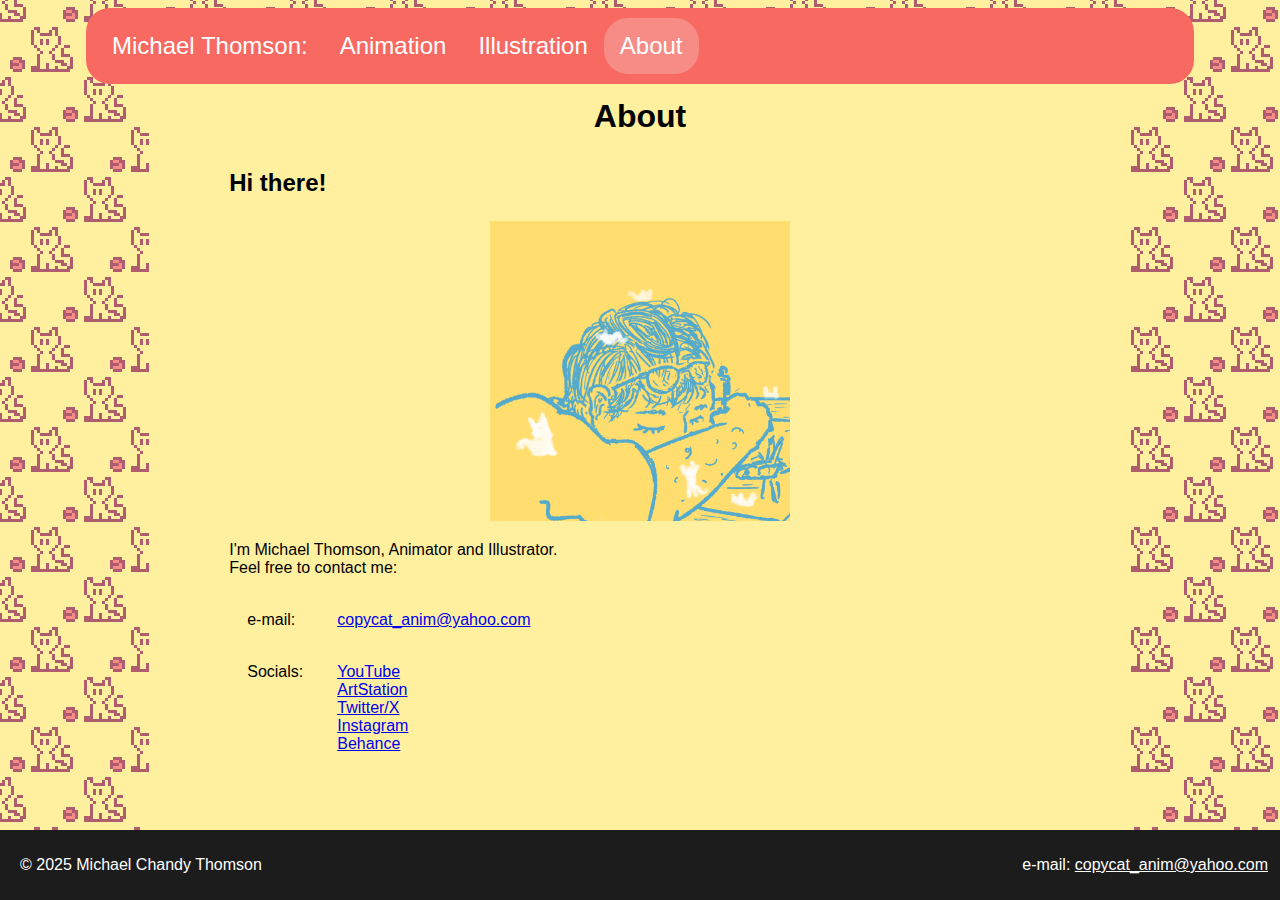
<file: index.html>
<!doctype html>
<html lang="en-US">

	<!--- first: 2025-02-19 -->
	<!--- last : 2025-02-19 -->

	<head>
		<meta charset="utf-8" />
		<meta name="author" content="Michael Chandy Thomson" />
		<meta name="description"
		      content="The portfolio site of Michael Chandy Thomson"
		       />
		<link rel="icon" href="images/favicon.png" type="image/x-icond" />
		<link rel="stylesheet" href="style.css" />

		<title>About - Michael Chandy Thomson</title>
	</head>
	<body>
		<nav>
			<ul>
				<li><a href=index.html>Michael Thomson:</a></li>
				<li><a href="anim.html">Animation</a></li>
				<li><a href="illu.html">Illustration</a></li>
				<li class="active"><a href="index.html">About</a></li>
			</ul>

		</nav>

		<main>
			<h1>About</h1>
			<p class="shout">Hi there!</p>

			<img
				width="300px" height="300px"
				src="./images/profile.png"
			/ >

			<p>
			I'm Michael Thomson,
			Animator and Illustrator.
			<br />
			Feel free to contact me:
			</p>

			</div>

			<table>
				<tr>
					<td>e-mail:</td>
					<td>
						<a href="mailto:copycat_anim@yahoo.com">copycat_anim@yahoo.com</a>
					</td>
				</tr>

				<tr>
					<td>Socials:</td>
					<td>
						<a href="https://www.artstation.com/">YouTube</a> <br />
						<a href="https://www.artstation.com/fighta_fish">ArtStation</a> <br />
						<a href="https://x.com/fighter_fsh">Twitter/X</a> <br />
						<a href="https://www.instagram.com/copycat_anim/">Instagram</a> <br />
						<a href="https://www.behance.net/blufudgcrispyr">Behance</a> <br />
					</td>
				</tr>

			</table>
			
		</main>

		<footer>
			<p>
			© 2025 Michael Chandy Thomson
			</p>

			<p class="col2">
			e-mail:
			<a href="mailto:copycat_anim@yahoo.com">
				copycat_anim@yahoo.com
			</a>
			</p>

			<!--
			<p>
			[social media links]
			</p>
			-->

		</footer>
	</body>
</html>
</file>
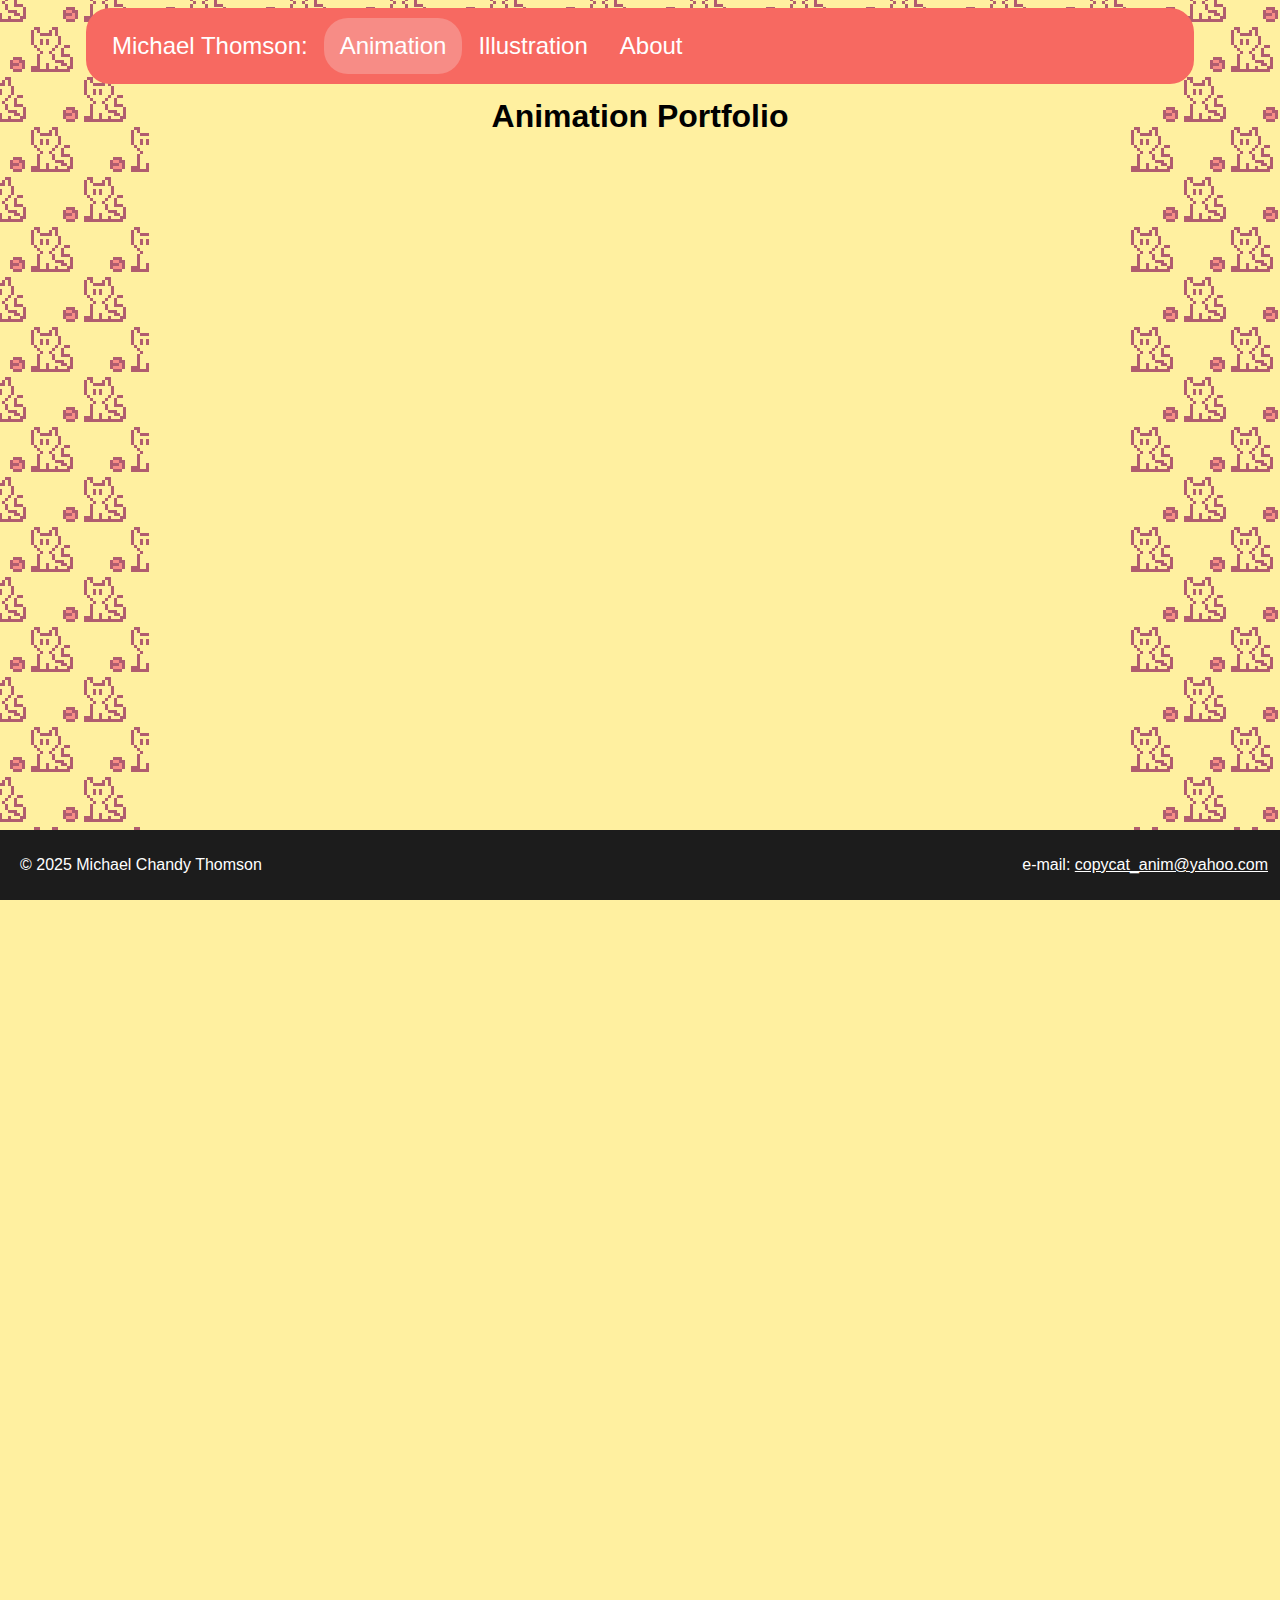
<file: anim.html>
<!doctype html>
<html lang="en-US">

	<!--- first: 2025-02-19 -->
	<!--- last : 2025-02-19 -->

	<head>
		<meta charset="utf-8" />
		<meta name="author" content="Michael Chandy Thomson" />
		<meta name="description"
		      content="The portfolio site of Michael Chandy Thomson"
		       />
		<link rel="icon" href="images/favicon.png" type="image/x-icond" />
		<link rel="stylesheet" href="style.css" />

		<title>Animation Portfolio - Michael Chandy Thomson</title>
	</head>
	<body>
		<nav>
			<ul>
				<li><a href=index.html>Michael Thomson:</a></li>
				<li class="active"><a href="anim.html">Animation</a></li>
				<li><a href="illu.html">Illustration</a></li>
				<li><a href="index.html">About</a></li>
			</ul>

		</nav>

		<main>
			<h1>Animation Portfolio</h1>

			<div>
			<iframe width="315" height="560" src="https://www.youtube-nocookie.com/embed/qELP73xLjHM?si=wvNg-KOlQuStfaf_" title="YouTube video player" frameborder="0" allow="accelerometer; autoplay; clipboard-write; encrypted-media; gyroscope; picture-in-picture; web-share" referrerpolicy="strict-origin-when-cross-origin" allowfullscreen></iframe>
			<iframe width="315" height="560" src="https://www.youtube-nocookie.com/embed/hUv_hokVBqg?si=wvNg-KOlQuStfaf_" title="YouTube video player" frameborder="0" allow="accelerometer; autoplay; clipboard-write; encrypted-media; gyroscope; picture-in-picture; web-share" referrerpolicy="strict-origin-when-cross-origin" allowfullscreen></iframe>
			</div>

			
			<div>
			<iframe width="560" height="315" src="https://www.youtube-nocookie.com/embed/mAzxyeWNuhE?si=wvNg-KOlQuStfaf_" title="YouTube video player" frameborder="0" allow="accelerometer; autoplay; clipboard-write; encrypted-media; gyroscope; picture-in-picture; web-share" referrerpolicy="strict-origin-when-cross-origin" allowfullscreen></iframe>
			</div>

			<div>
			<iframe width="560" height="315" src="https://www.youtube-nocookie.com/embed/YcAB4Ae7Wvg?si=aJ6lhKfg2e3MTgYW" title="YouTube video player" frameborder="0" allow="accelerometer; autoplay; clipboard-write; encrypted-media; gyroscope; picture-in-picture; web-share" referrerpolicy="strict-origin-when-cross-origin" allowfullscreen></iframe>
			</div>

			<div>
			<iframe width="560" height="315" src="https://www.youtube-nocookie.com/embed/KDONw02EyqU?si=1mQv8j5y1bYRDNb6" title="YouTube video player" frameborder="0" allow="accelerometer; autoplay; clipboard-write; encrypted-media; gyroscope; picture-in-picture; web-share" referrerpolicy="strict-origin-when-cross-origin" allowfullscreen></iframe>
			</div>

		</main>

		<footer>
			<p>
			© 2025 Michael Chandy Thomson
			</p>

			<p class="col2">
			e-mail:
			<a href="mailto:copycat_anim@yahoo.com">
				copycat_anim@yahoo.com
			</a>
			</p>

			<!--
			<p>
			[social media links]
			</p>
			-->

		</footer>
	</body>
</html>
</file>
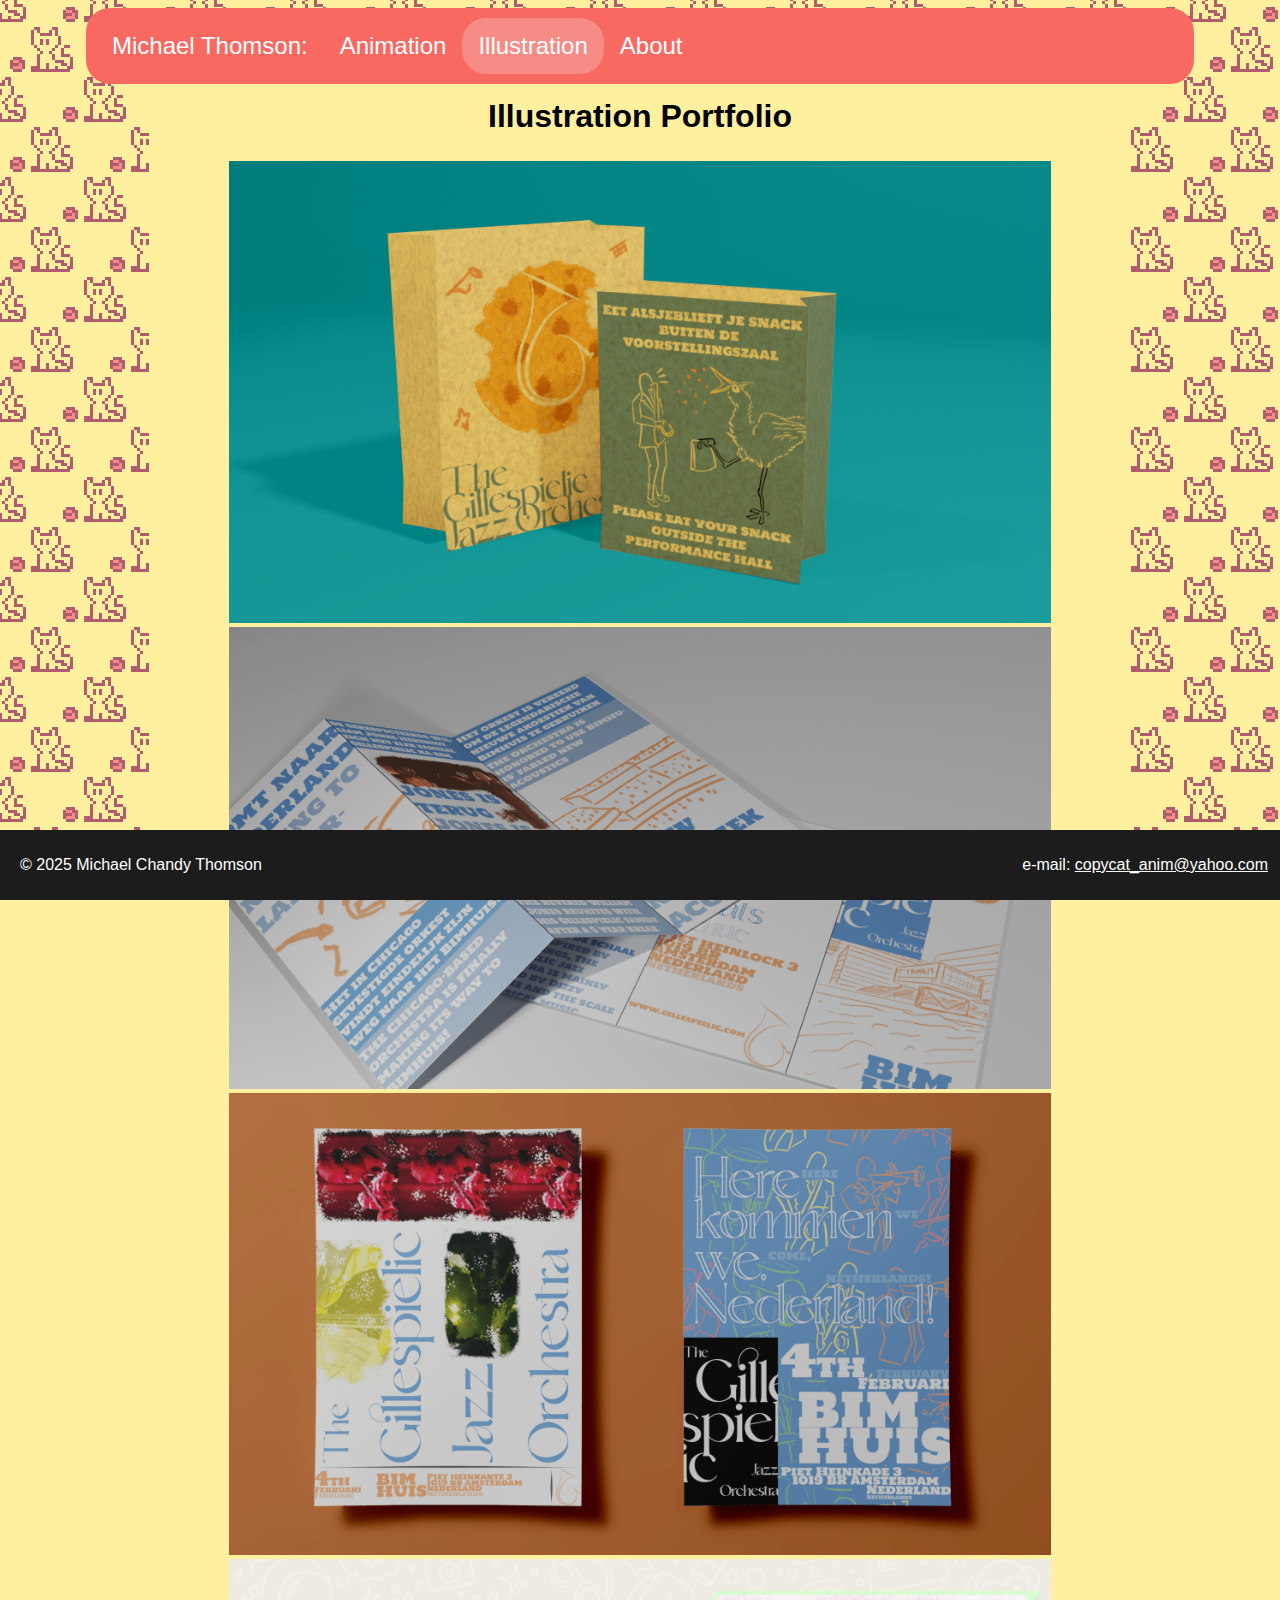
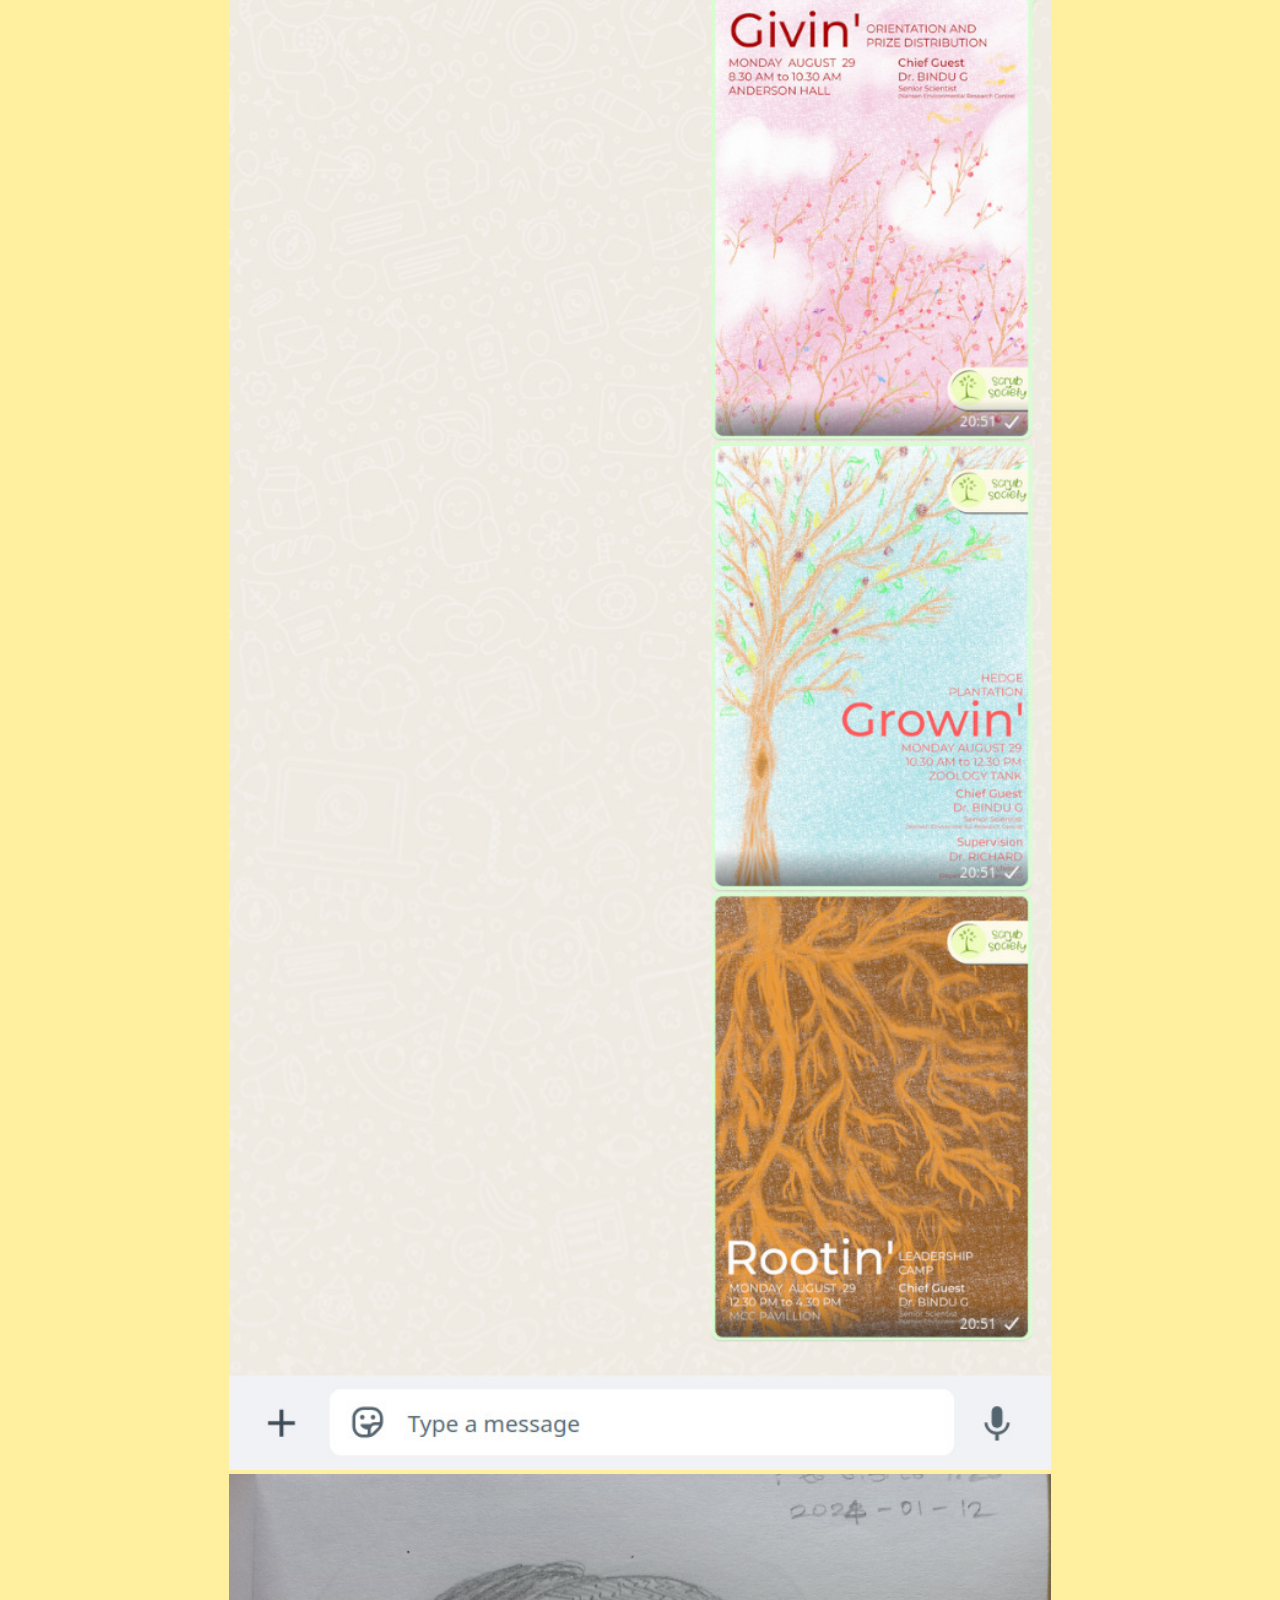
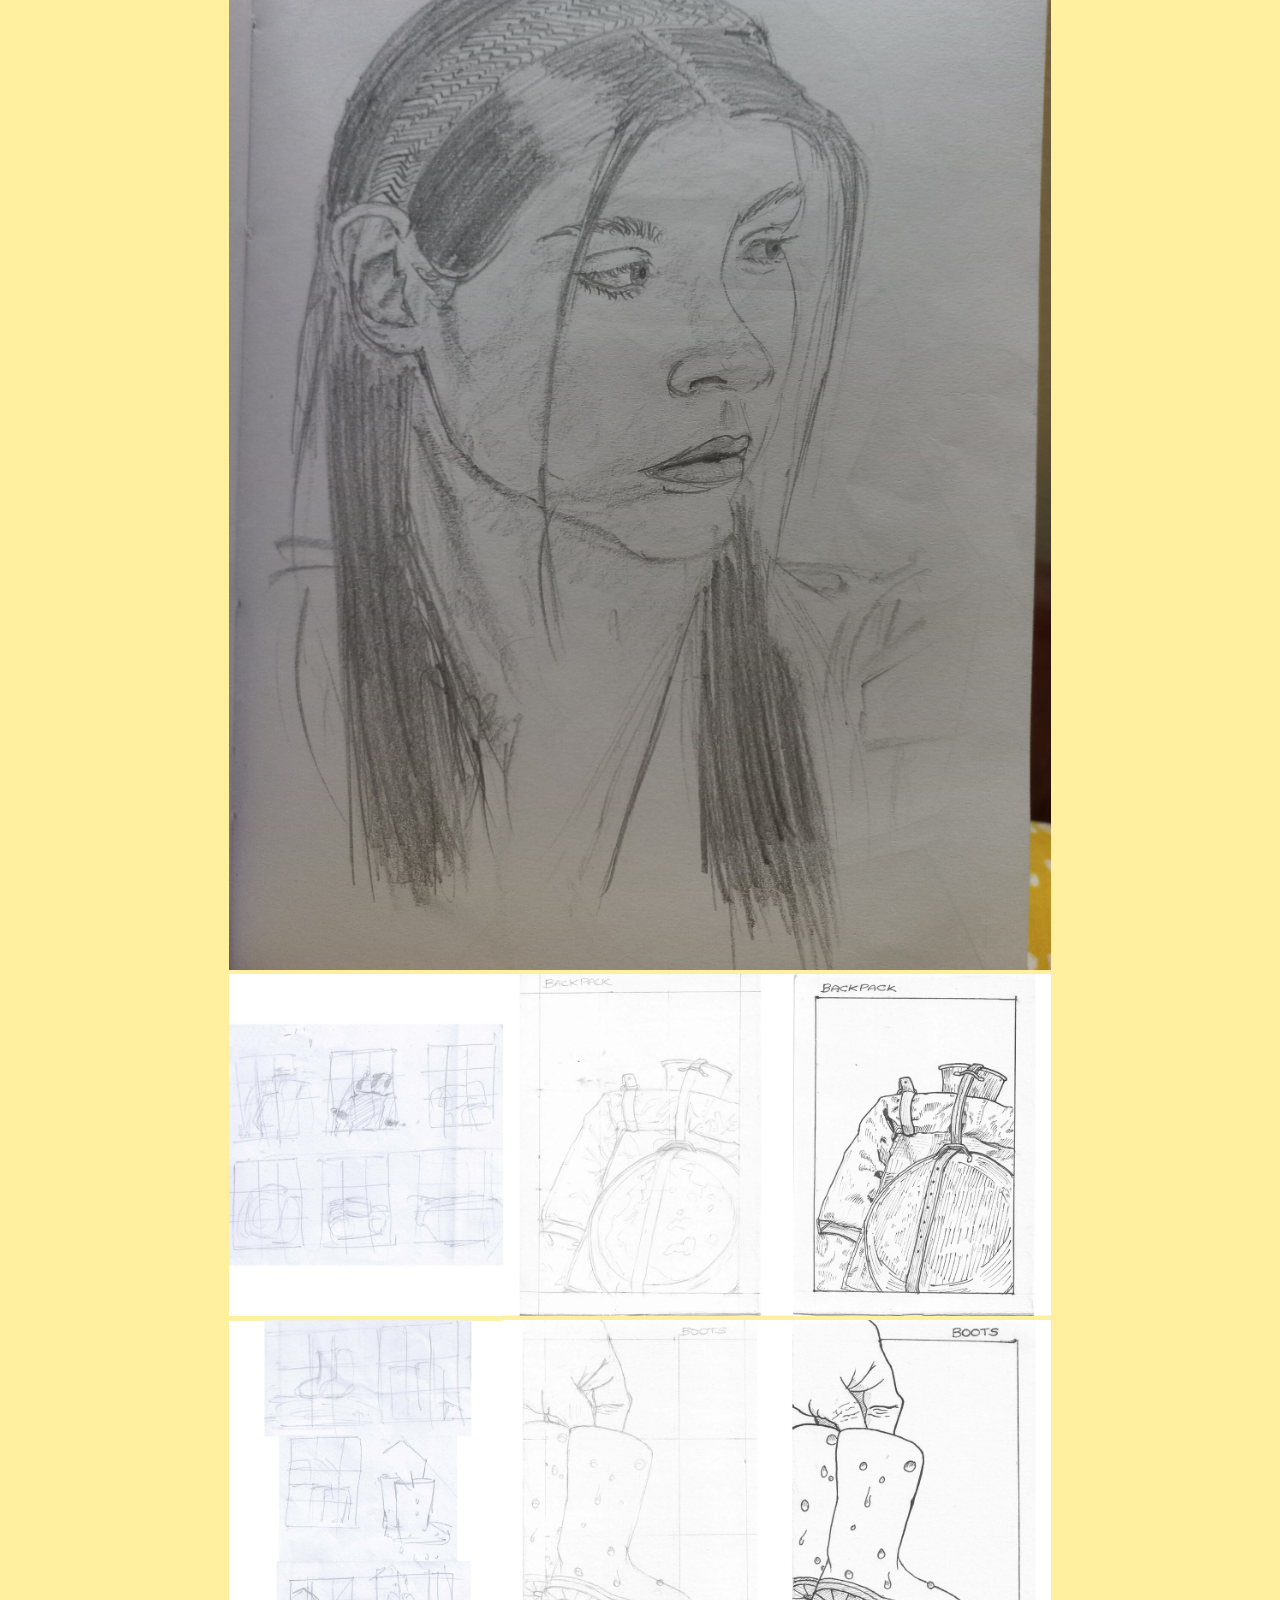
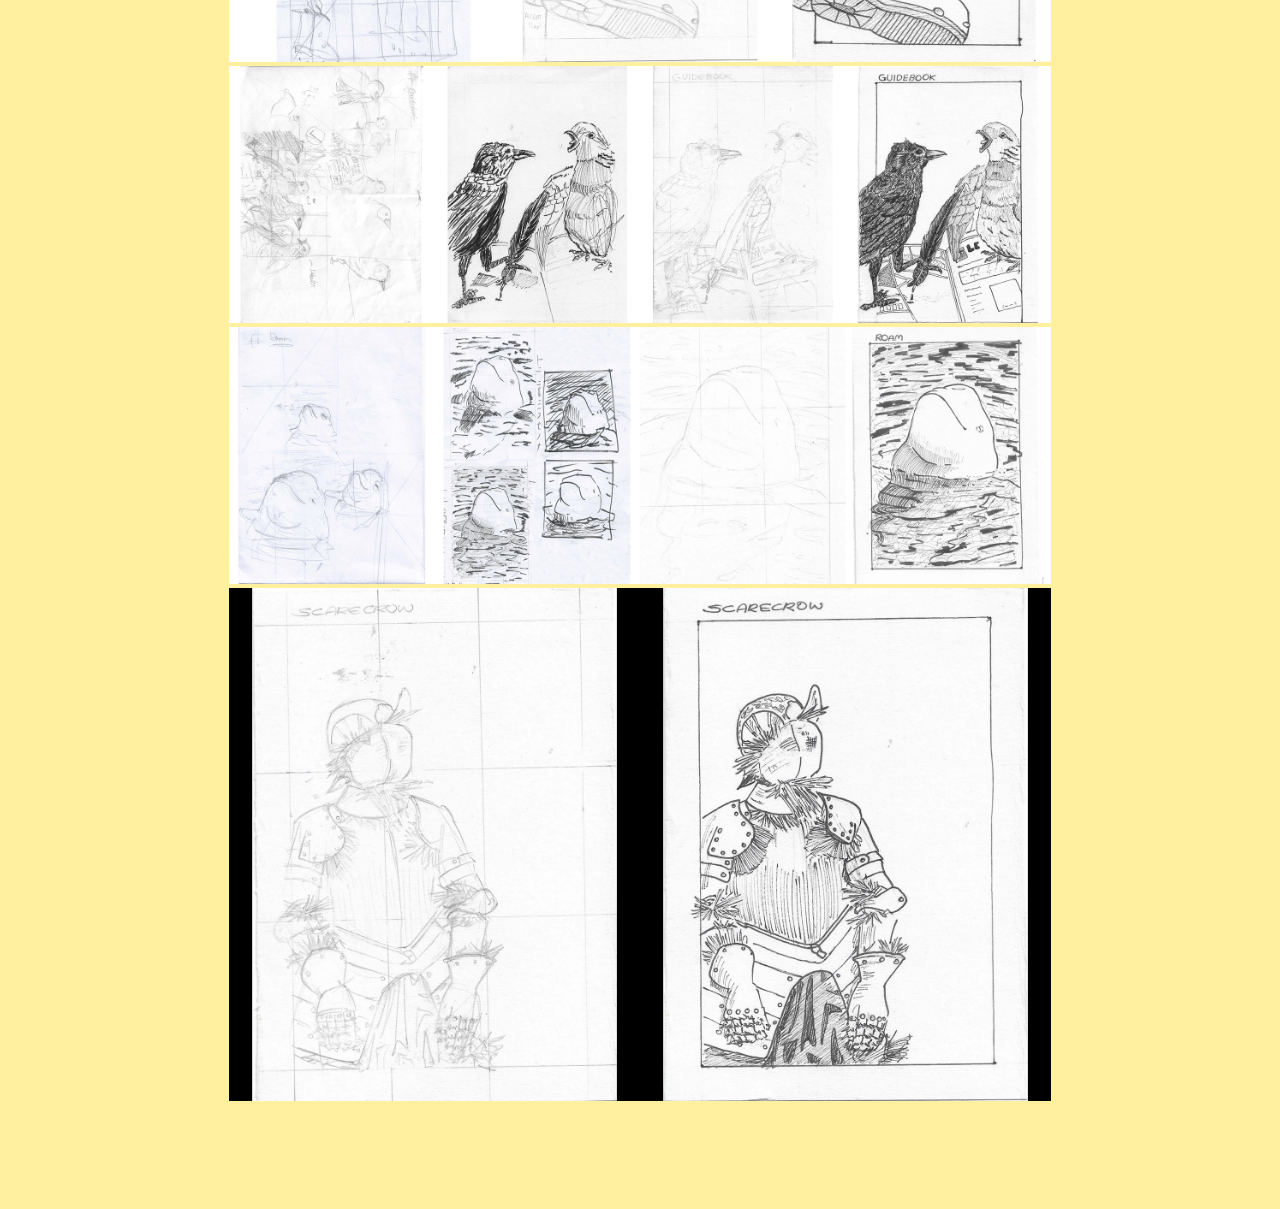
<file: illu.html>
<!doctype html>
<html lang="en-US">

	<!--- first: 2025-02-19 -->
	<!--- last : 2025-02-19 -->

	<head>
		<meta charset="utf-8" />
		<meta name="author" content="Michael Chandy Thomson" />
		<meta name="description"
		      content="The portfolio site of Michael Chandy Thomson"
		       />
		<link rel="icon" href="images/favicon.png" type="image/x-icond" />
		<link rel="stylesheet" href="style.css" />

		<title>Animation Portfolio - Michael Chandy Thomson</title>
	</head>
	<body>
		<nav>
			<ul>
				<li><a href=index.html>Michael Thomson:</a></li>
				<li><a href="anim.html">Animation</a></li>
				<li class="active"><a href="illu.html">Illustration</a></li>
				<li><a href="index.html">About</a></li>
			</ul>

		</nav>

		<main>
			<h1>Illustration Portfolio</h1>

			<p>
			<img class="fit-pic" src="images/illu/gillespielice-paper-bags.png" />
			<img class="fit-pic" src="images/illu/gillespielic-pamphlet.png" />
			<img class="fit-pic" src="images/illu/gillespielic-poster.png" />
			<img class="fit-pic" src="images/illu/stitch_scrub-society-posters.jpg" />
			<img class="fit-pic" src="images/illu/headband-portrait.jpg" />
			<img class="fit-pic" src="images/illu/inktober-backpack.png" />
			<img class="fit-pic" src="images/illu/inktober-boots.png" />
			<img class="fit-pic" src="images/illu/inktober-guidebook.png" />
			<img class="fit-pic" src="images/illu/inktober-roam.png" />
			<img class="fit-pic" src="images/illu/inktober-scarecrow.png" />

			</p>

		</main>

		<footer>
			<p>
			© 2025 Michael Chandy Thomson
			</p>

			<p class="col2">
			e-mail:
			<a href="mailto:copycat_anim@yahoo.com">
				copycat_anim@yahoo.com
			</a>
			</p>

			<!--
			<p>
			[social media links]
			</p>
			-->

		</footer>
	</body>
</html>
</file>
<file: style.css>
body {
	background: #FFF0A0;
	font: 1rem "FiraGO", sans-serif;

	background-image: url("images/cat-yarn_3x-offset.png");
	background-attachment: fixed;
}

nav {
	position: fixed;
	left: 50%;
	transform: translate(-50%, 0%);
	width: 85%;
	margin: 0 auto;
	font-size: 1.5em;
	background: #F76961;
	padding: 10px 10px;

	border-radius: 1em;

}

nav ul {
	list-style-type: none;
	margin: 0;
	padding: 0;
	overflow: hidden;
	background-color: #F76961;

}

nav ul li {
	/*display: inline;*/
	/*padding: 10px;*/
	float: left;
	border-radius: 1em;

	a {
		display: block;
		color: white;
		text-align: center;
		padding: 14px 16px;
		text-decoration: none;
		border-radius: 1em;

	}

	a:hover {
		background-color: #F79792;

	}

}

.active {
	background: #F78C86;

}

main {
	width: 65%;
	margin: 0 auto;
	padding: 5em;
	background: #FFF0A0;
	text-align: center;

	p {
		text-align: left;

	}

}

main h1 {
	margin: auto;
	padding: 10px;

}

footer {
	position: fixed;

	left: 0;
	bottom: 0;
	right: 0;

	width: 100%;
	margin: auto;

	color: white;
	background: #1C1C1C;
	padding: 10px 20px;

	a {
		color: white;

	}

	a:hover {
		background: grey;
		color: black;

	}

	display: grid;
	grid-template-columns: 1fr 1fr;
	grid-gap: 20px;

	.col2 {
		text-align: right;
		padding-right: 2em;
	}

}

.shout {
	font-weight: bold;
	font-size: 150%;
}

table {
	table-layout: fixed;
	/*width: fit-content;*/

	a:hover {
		color: black;
		background-color: #F79792;

	}

	tr>td {
		vertical-align: top;
		text-align: left;
		padding: 1em;
	}
	
}

img.fit-pic {
	width: 100%;

}

.profile {
	width: 50%;

	p {
		float: left;
		clear;

	}

	img {
		float: right;
	}

}
</file>
